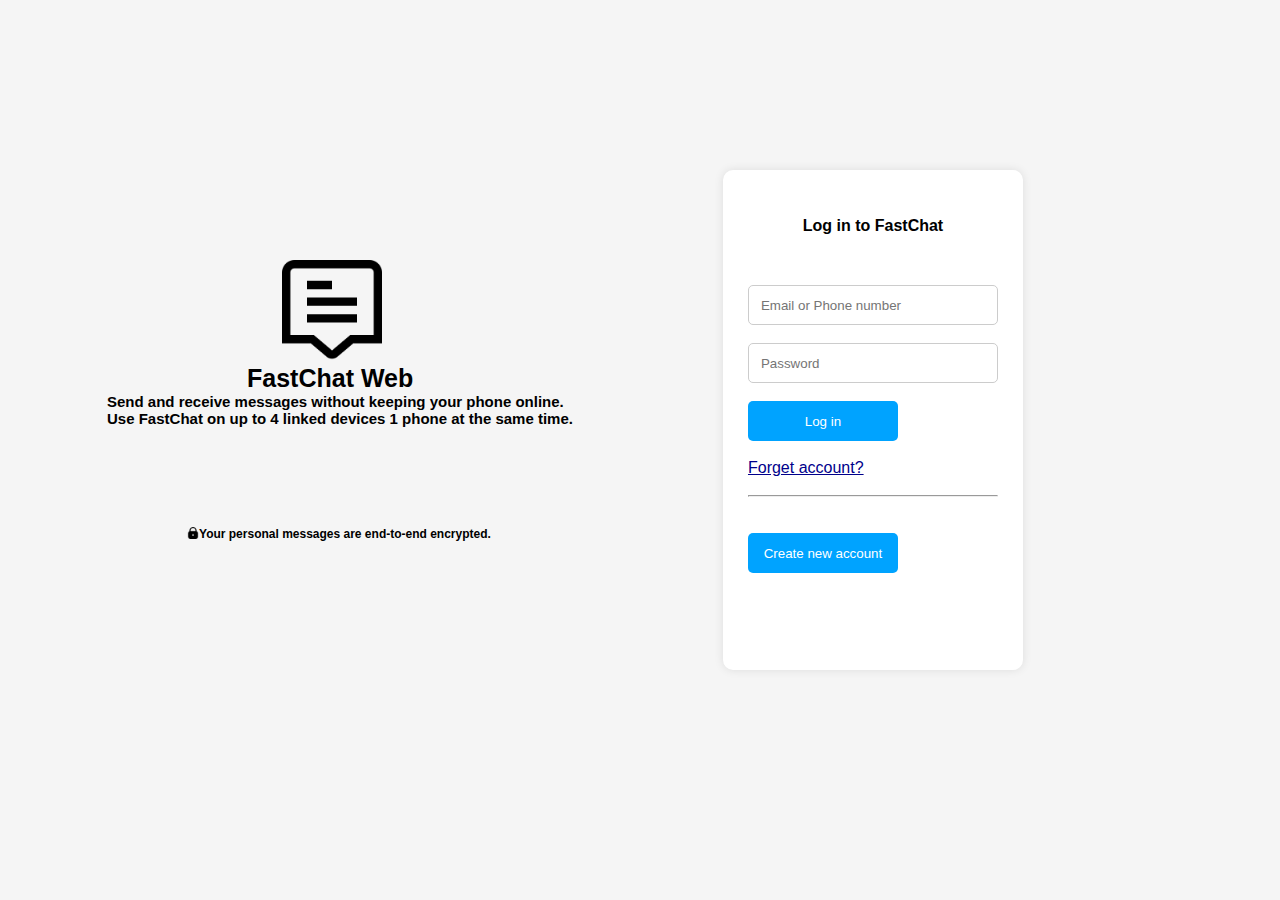
<file: index.html>
<!DOCTYPE html>
<html lang="en">
<head>
    <meta charset="UTF-8">
    <meta name="viewport" content="width=device-width, initial-scale=1.0">
    <title>Document</title>
    <link rel="stylesheet" href="index.css"/>
</head>
<body>
    <div class="container">
        <div class="box">
           
            <div class="fastchat_image_div">
                <img class="fastchat_image" src="/Images/bodyimage4.png">
                <h1 class="fastchat_text1">FastChat Web</h1>
                <h3 class="fastchat_text2">Send and receive messages without keeping your phone online.</h3>
                <h3 class="fastchat_text3">Use FastChat on up to 4 linked devices 1 phone at the same time.</h3>
                <div class="encrypt">
                    <img class="encrypt_image" src="/Images/lock.png">
                    <h3 class="fastchat_text4">Your personal messages are end-to-end encrypted.</h3>
                </div>

                
            </div>
            
            <div class="form_side">
                <h4>Log in to FastChat</h4>
                <form action="" class="new_form">
                  <input type="email" name="email" required  placeholder="Email or Phone number"/><br><br>
                  <input type="password" name="password" required  placeholder="Password" /><br><br>
                  <button type="submit"><a style="padding: 15px 50px;" href="chatApp.html">Log in</a></button><br><br>
                  <u style="color: #00008b;"> <a style="color: #00008b;" href="#">Forget account?</a></u><br><br>
                  <hr><br><br>
                  <button><a style="padding: 15px;" href="form.html">Create new account</a></button>
                </form>
            </div>
        </div>
    </div>
</body>
</html>
</file>
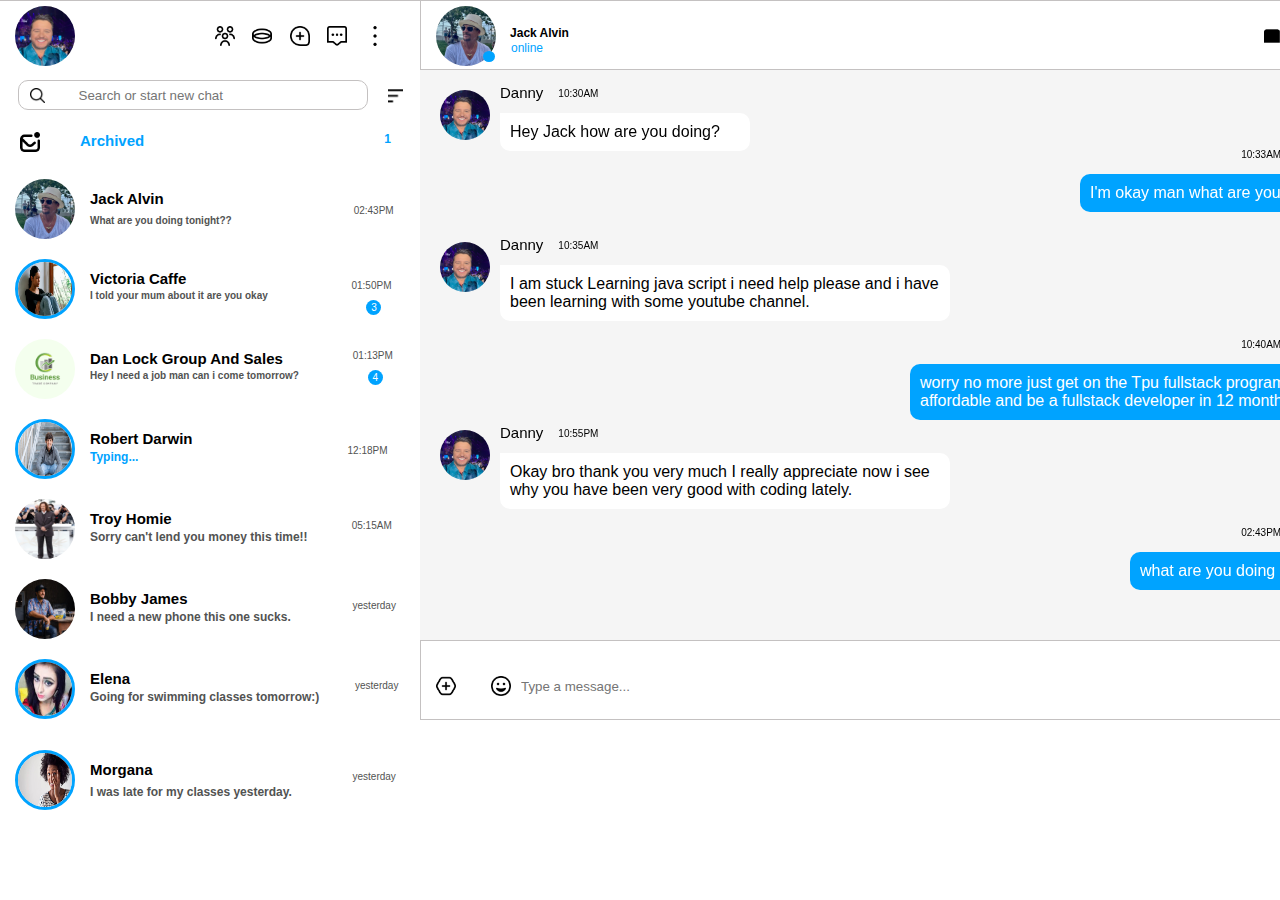
<file: chatApp.html>
<!DOCTYPE html>
<html lang="en">
<head>
    <meta charset="UTF-8">
    <meta name="viewport" content="width=device-width, initial-scale=1.0">
    <title>Document</title>
    <link rel="stylesheet" href="chatApp.css"/>
</head>
<body>
    <div class="container">


        <div class="space_area">

                            
            <div  class="chat_area"> 

                <div  class="profile_area">

                    <img  title="Profile details" class="profile_image1" src="/Images/a3be1863-6d71-4dbf-84da-5814cb6661dc.jpeg" alt=""/>
                    <div class="online">online</div>
                    <div class="active"></div>
                    <h1  title="Jack Alvin"  class="profile_name1">Jack Alvin</h1>
                    <img  title="Video call" class="profile_video_call" src="/Images/video icon.png" alt=""/>
                    <img  title="Voice call" class="profile_voice_call" src="/Images/telephone icon.png" alt=""/>
                    <img  title="Menu" class="profile_menu_icon1"  src="/Images/dotmenu.png" alt=""/>  
    
                </div> 

                <div class="alvin_chatbox1">
                    <img src="/Images/57649b77-c748-4114-ae72-693bbff1f455.jpeg" alt=""/>

                    <div class="moving_box1">
                        <div class="my_name1">Danny</div>
                        <div class="message_time1">10:30AM</div>
                    </div>

                    <div class="alvin_chat1">
                        Hey Jack how are you doing?
                    </div>

                </div>

                <div class="tab_move1a">

                    <div class="tab_move1">
                        <div class="alvin_chatbox2">
                           <img src="/Images/a3be1863-6d71-4dbf-84da-5814cb6661dc.jpeg" alt=""/>

                            <div class="moving_box2">
                              <div class="my_name2">Jack Alvin</div>
                              <div class="message_time2">10:33AM</div>
                            </div>

                            <div class="alvin_chat2">
                              I'm okay man what are you up to?
                            </div>

                        </div>
                    </div>
                </div>

                <div class="alvin_chatbox3">
                    <img src="/Images/57649b77-c748-4114-ae72-693bbff1f455.jpeg" alt=""/>

                    <div class="moving_box3">
                        <div class="my_name3">Danny</div>
                        <div class="message_time3">10:35AM</div>
                    </div>

                    <div class="alvin_chat3">
                        I am stuck Learning java script i need help please and i have been learning with some youtube channel.
                    </div>

                </div>

                <div class="tab_move2a">
                    <div class="tab_move2">
                        <div class="alvin_chatbox4">
                          <img src="/Images/a3be1863-6d71-4dbf-84da-5814cb6661dc.jpeg" alt=""/>

                            <div class="moving_box4">
                              <div class="my_name4">Jack Alvin</div>
                              <div class="message_time4">10:40AM</div>
                            </div>

                            <div class="alvin_chat4">
                             worry no more just get on the Tpu fullstack program its affordable and be a fullstack developer in 12 months
                            </div>

                        </div>
                    </div>
                </div>

                <div class="alvin_chatbox5">
                    <img src="/Images/57649b77-c748-4114-ae72-693bbff1f455.jpeg" alt=""/>

                    <div class="moving_box5">
                        <div class="my_name5">Danny</div>
                        <div class="message_time5">10:55PM</div>
                    </div>

                    <div class="alvin_chat5">
                        Okay bro thank you very much I really appreciate now i see why you have been very good with coding lately.
                    </div>

                </div>

                <div class="tab_move3a">
                    <div class="tab_move3">
                       <div class="alvin_chatbox6">
                           <img src="/Images/a3be1863-6d71-4dbf-84da-5814cb6661dc.jpeg" alt=""/>

                            <div class="moving_box6">
                               <div class="my_name6">Jack Alvin</div>
                               <div class="message_time6">02:43PM</div>
                            </div>

                            <div class="alvin_chat6">
                              what are you doing tonight??
                            </div>

                        </div>
                    </div>
                </div>


                
                <div class="messaging_area">
                    <img title="Attach"  class="messaging_image1" src="/Images/addition.png" alt=""/>
                    <img title="Emoji" class="messaging_emoji" src="/Images/emoji.png" alt=""/>
                    <input title="Type a message" id="type_message" class="messaging_input" type="text" placeholder="Type a message... ">
                    <img title="Send" class="sending_icon" src="/Images/send icon.png" alt=""/>
                    <img title="Voice" class="messaging_mic" src="/Images/mic.png" alt=""/>

                </div> 

            </div>  

                   
  

        </div>
        
        <div class="side_bar">
             

            <div class="head_bar1">
                <img class="image1"  src="/Images/57649b77-c748-4114-ae72-693bbff1f455.jpeg">
                <div class="menu_icon">
                    <img title="Communities" class="image_list1" src="/Images/our team.png" alt=""/>
                    <img title="Status" class="image_list1"  src="/Images/status.png" alt=""/>
                    <img title="Channels" class="image_list1"  src="/Images/channels.png" alt=""/>
                    <img title="Chat" class="image_list1"  src="/Images/newchat.png" alt=""/>
                    <img title="Menu" class="image_list1"  src="/Images/dotmenu.png" alt=""/>
                </div>

            </div>
            <div class="head_bar2">
                <img class="search_images1" src="/Images/search.png" alt=""/>
                <input class="input" type="text" placeholder="Search or start new chat" alt=""/>
                <img title="Unread chat filter" class="search_images2" src="/Images/chatfilters.png" alt=""/>

            </div>
            <div class="head_bar3">
                <img class="Archive_image" src="/Images/Archive.png" alt=""/>
                <h1 class="text1">Archived</h1>
                <h3 class="text2">1</h3>
                
            </div>
            <div class="chat_box1">
                <img class="image_box1" src="/Images/a3be1863-6d71-4dbf-84da-5814cb6661dc.jpeg" alt=""/>
                <h1 title="Jack Alvin" class="name1">Jack Alvin</h1>
                <div class="time1">02:43PM</div>
                <h1 title="What are you doing tonight??" class="message1">What are you doing tonight??</h1>

            </div>

            <div class="chat_box2">
                <img class="image_box2" src="/Images/girl3.webp" alt=""/>
                <h1 title="Victoria Caffee" class="name2">Victoria Caffe</h1>
                <div class="time2">01:50PM</div>
                <div class="unread_message1">3</div>
                <h1 title="I told your mum about it are you okay?" class="message2">I told your mum about it are you okay</h1>

            </div>

            <div class="chat_box3">
                <img class="image_box3" src="/Images/business.png" alt=""/>
                <h1 title="Dan Lock Group And Sales" class="name3">Dan Lock Group And Sales</h1>
                <div class="time3">01:13PM</div>

                <div class="unread_message2">4</div>
                <h1 title="Hey I need a job can i come tomorrow?" class="message3">Hey I need a job man can i come tomorrow?</h1>

            </div>

            <div class="chat_box4">
                <img class="image_box4" src="/Images/guy1.jpeg" alt=""/>
                <h1 title="Robert Darwin" class="name4">Robert Darwin</h1>
                <div class="time4">12:18PM</div>

                <h1 title="Typing..." class="message4">Typing...</h1>

            </div>

            <div class="chat_box5">
                <img class="image_box5" src="/Images/WhatsApp Image 2024-02-08 at 08.36.17 (1).jpeg" alt=""/>
                <h1 title="Troy Homie" class="name5">Troy Homie</h1>
                <div class="time5">05:15AM</div>
                <h1 title="Sorry can't lend you money this time!!" class="message5">Sorry can't lend you money this time!!</h1>

            </div>

            <div class="chat_box6">
                <img class="image_box6" src="/Images/5fcce31c-53db-4733-ae38-943832928fcf.jpeg" alt=""/>
                <h1 title="Bobby James" class="name6">Bobby James</h1>
                <h1 title="I need a new phone this one sucks." class="message6">I need a new phone this one sucks.</h1>
                <div class="time6">yesterday</div>


            </div>

            <div class="chat_box7">
                <img class="image_box7" src="/Images/girl1.jpeg" alt=""/>
                <h1 title="Elena" class="name7">Elena</h1>
                <h1 title="Going for swimming classes tomorrow:)" class="message7">Going for swimming classes tomorrow:)</h1>
                <div class="time7">yesterday</div>


            </div>

            <div class="chat_box8">
                <img class="image_box8" src="/Images/girl6.jpeg" alt=""/>
                <h1 title="Morgana" class="name8">Morgana</h1>
                <h1 title="I was late for my classes yesterday " class="message8">I was late for my classes yesterday.</h1>
                <div class="time8">yesterday</div>


            </div>
        </div>




        
    </div>
</body>
</html>
</file>
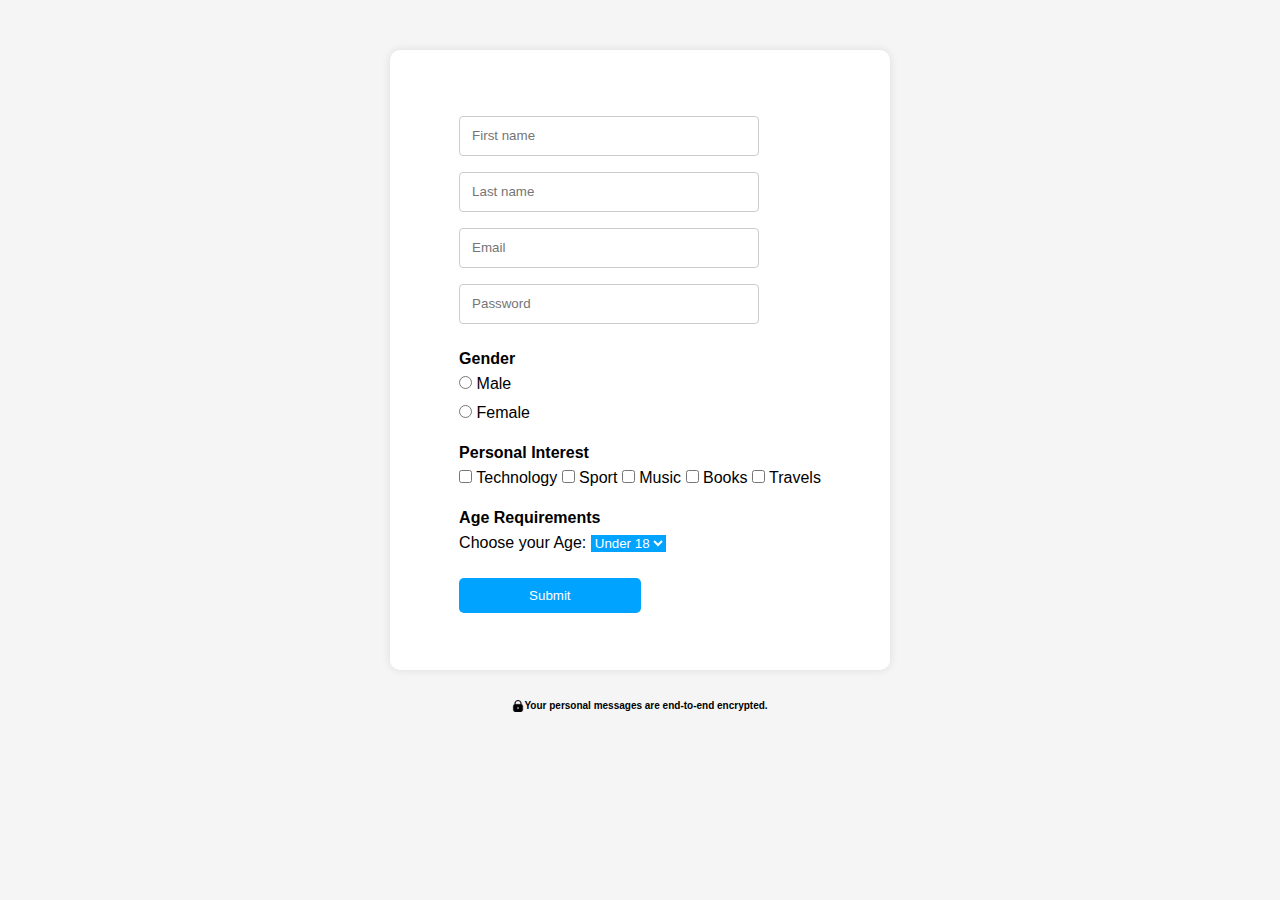
<file: form.html>
<!DOCTYPE html>
<html lang="en">
<head>
    <meta charset="UTF-8">
    <meta name="viewport" content="width=device-width, initial-scale=1.0">
    <title>Document</title>
    <link rel="stylesheet" href="form.css"/>
</head>
<body>
    <div class="container">
        <div class="box">
            <form action="" class="the_form">
                <input type="text" name="firstname" required placeholder="First name"/><br/>
                <input type="text" name="Lastname" required placeholder="Last name"/><br/>
                <input type="email" name="Email" required placeholder="Email"/><br/>
                <input type="password" name="Password" required placeholder="Password"/><br/><br/>
                <h4>Gender</h4>
                <input type="radio" class="option1" required name="group1" value="option1"/>
                <label for="option1">Male</label><br/>
                <input type="radio" class="option2" required name="group2" value="option2"/>
                <label for="option2">Female</label><br><br>
                <h4>Personal Interest</h4>
                <input type="checkbox" required class="check1" name="check1" value="yes" />
                <label for="check1">Technology</label>
                <input type="checkbox" required class="check2" name="check2" value="yes" />
                <label for="check2">Sport</label>
                <input type="checkbox" required class="check3" name="check3" value="yes" />
                <label for="check3">Music</label>
                <input type="checkbox" required class="check4" name="check4" value="yes" />
                <label for="check4">Books</label>
                <input type="checkbox" required class="check5" name="check5" value="yes" />
                <label for="check5">Travels</label><br><br/>
                <h4>Age Requirements</h4>
                <label for="age">Choose your Age:</label>
                <select class="age" name="Age">
                    <option>Under 18</option>
                    <option>18 - 24</option>
                    <option>25 - 34</option>
                    <option>33 - 44</option>
                    <option>45+</option>
                </select>
                <br/><br/>
                  <button class="submit" type="submit"><a style="padding: 20px 40px;" href="index.html">Submit</a></button>
            </form>
               
        </div>
        <div class="encrypt">
            <img class="encrypt_image" src="/Images/lock.png">
            <h3 class="fastchat_text4">Your personal messages are end-to-end encrypted.</h3>
        </div>

    </div>
</body>
</html>
</file>
<file: index.css>
* {
  margin: 0;
  padding: 0;
  box-sizing: border-box;
  font-family: "Segoe UI", Tahoma, Geneva, Verdana, sans-serif;
}
body {
  margin: 0;
  background-color: #f5f5f5;
}

.box {
  display: flex;
  flex-direction: row;
  align-items: center;
  justify-content: center;
  position: relative;
  top: 200px;
}
.fastchat_image_div {
  position: relative;
  bottom: 100px;
}
.fastchat_image {
  width: 100px;
  height: 100px;
  position: relative;
  left: 25px;
}
.fastchat_text1 {
  font-size: 25px;
  position: relative;
  right: 10px;
}
.fastchat_text2 {
  font-size: 15px;
  position: relative;
  right: 150px;
}
.fastchat_text3 {
  font-size: 15px;
  position: relative;
  right: 150px;
}
.fastchat_text4 {
  font-size: 12px;
}
.encrypt {
  display: flex;
  position: relative;
  right: 70px;
  top: 100px;
}
.encrypt_image {
  width: 12px;
  height: 12px;
}
.form_side {
  width: 300px;
  height: 500px;
  background-color: #fff;
  display: flex;
  flex-direction: column;
  justify-content: center;
  align-items: center;
  border-radius: 10px;
  position: relative;
  bottom: 30px;
  box-shadow: 0 0 10px rgba(0, 0, 0, 0.1);
}
.form_side h4 {
  position: relative;
  bottom: 50px;
}
.new_form input {
  height: 40px;
  width: 250px;
  border-radius: 5px;
  outline: none;
  border: solid 1px #ccc;
  padding: 12px;
}
.new_form button {
  width: 150px;
  height: 40px;
  background-color: #00a3ff;
  border-radius: 5px;
  border: none;
  cursor: pointer;
}
.new_form a {
  text-decoration: none;
  color: #fff;
}

/*Mobile Layout*/
@media (max-width: 480px) {
  .box {
    display: flex;
    flex-direction: column;
    align-items: center;
    justify-content: center;
  }
  .fastchat_image_div {
    position: relative;
    bottom: 100px;
  }
  .fastchat_image {
    width: 50px;
    height: 50px;
    margin-left: 85px;
  }
  .fastchat_text1 {
    font-size: 15px;
    margin-left: 90px;
  }
  .fastchat_text2 {
    font-size: 8px;
    position: relative;
    left: 10px;
  }
  .fastchat_text3 {
    font-size: 8px;
    position: relative;
    left: 10px;
  }
  .fastchat_text4 {
    font-size: 10px;
    position: relative;
    left: 60px;
    top: 570px;
  }
  .encrypt {
    display: flex;
    position: relative;
  }
  .encrypt_image {
    width: 12px;
    height: 12px;
    position: relative;
    left: 60px;
    top: 570px;
  }
  .form_side {
    position: relative;
    top: 10px;
  }
}
/*Tablet Layout1*/
@media (min-width: 481px) and (max-width: 768px) {
  .box {
    display: flex;
    flex-direction: column;
    align-items: center;
    justify-content: center;
  }
  .fastchat_image_div {
    position: relative;
    bottom: 100px;
  }
  .fastchat_image {
    width: 50px;
    height: 50px;
    margin-left: 85px;
  }
  .fastchat_text1 {
    font-size: 15px;
    margin-left: 90px;
  }
  .fastchat_text2 {
    font-size: 8px;
    position: relative;
    left: 10px;
  }
  .fastchat_text3 {
    font-size: 8px;
    position: relative;
    left: 10px;
  }
  .fastchat_text4 {
    font-size: 10px;
    position: relative;
    left: 60px;
    top: 570px;
  }
  .encrypt {
    display: flex;
    position: relative;
  }
  .encrypt_image {
    width: 12px;
    height: 12px;
    position: relative;
    left: 60px;
    top: 570px;
  }
}
/*Tablet Layout2*/
@media (min-width: 769px) and (max-width: 1023px) {
  .box {
    display: flex;
    flex-direction: column;
    align-items: center;
    justify-content: center;
  }
  .fastchat_image_div {
    display: flex;
    flex-direction: column;
    align-items: center;
    justify-content: center;
    position: relative;
    bottom: 100px;
    right: 30px;
  }

  .fastchat_text1 {
    position: relative;
    left: 20px;
  }
  .fastchat_text2 {
    font-size: 15px;
    position: relative;
    left: 20px;
  }
  .fastchat_text3 {
    font-size: 15px;
    position: relative;
    left: 20px;
  }
  .fastchat_text4 {
    font-size: 15px;
    position: relative;
    left: 90px;
    top: 550px;
  }
  .encrypt_image {
    width: 14px;
    height: 15px;
    position: relative;
    top: 2px;
    left: 88px;
    top: 550px;
  }
}
</file>
<file: chatApp.css>
*{
    margin: 0;
    padding: 0;
    font-family: 'Segoe UI', Tahoma, Geneva, Verdana, sans-serif;
    box-sizing: border-box;
}

body{
    margin: 0;
     background-color: #fff;
    overflow-x: hidden;

    


}

.head_bar1{
    width: 420px;
    height: 70px;
    background-color: #fff;
    display: flex;
    flex-direction: row;
    border-top: 1px solid rgb(196, 193, 193);
}
.image1{
    width: 60px;
    height: 60px;
    border-radius: 50%;
    margin: 5px 15px;
    cursor: pointer;
}
.image_list1{
    width: 20px;
    height: 20px;
    cursor: pointer;
    
}
.menu_icon{
    margin-left: 100px;
    padding: 25px;
    word-spacing: 13px;

}
.head_bar2{
    width: 420px;
    height: 50px;
    background-color: #fff;
    display: flex;
    align-items: center;
    justify-content: center;
   
   
}
.input{
    width: 350px;
    height: 30px;
    border-radius: 10px;
    border: none;
    outline: none;
    padding: 0 60px;
    border: 1px solid rgb(196, 193, 193);

}
.search_images1{
    width: 15px;
    height: 15px;
    cursor: pointer;
    position: absolute;
    left: 30px;
   

}
.search_images2{
    width: 15px;
    height: 15px;
    cursor: pointer;
    margin-left: 20px;
   

}
.head_bar3{
    width: 420px;
    height: 50px;
    background-color: #fff;
    display: flex;
    flex-direction: row;
    cursor: pointer;

   
}
.Archive_image{
    width: 20px;
    height: 20px;
    cursor: pointer;
    margin: 12px 20px;
}
.text1{
    font-size: 15px;
    margin: 12px  20px;
    color: #00A3FF;

}
.text2{
    font-size: 12px;
    margin: 12px  30px;
    margin-left: 220px;
    color: #00A3FF;

  
}
.chat_box1{
    width: 420px;
    height: 80px;
    background-color: #fff;
    display: flex;
    flex-direction: row;
    cursor: pointer;

}
.chat_box1:hover{
    background-color: rgba(0, 178, 255, 0.2); 
    border-right: 1px solid rgb(196, 193, 193);

}
.image_box1{
    width: 60px;
    height: 60px;
    border-radius: 50%;
    margin: 9px 15px

}
.time1{
    font-size: 10px;
    color: #525352;
    position: relative;
    left: 190px;
    top: 35px;
}

.name1{
    font-size: 15px;
    margin-top: 20px;
}
.message1{
    font-size: 10px;
    position: absolute;
    top:215px;
    left: 90px;
    color: #525352;

}
.chat_box2{
    width: 420px;
    height: 80px;
    background-color: #fff;
    display: flex;
    flex-direction: row;
    cursor: pointer;


}
.chat_box2:hover{
    background-color: rgba(0, 178, 255, 0.2); 
    border-right: 1px solid rgb(196, 193, 193);

}
.image_box2{
    width: 60px;
    height: 60px;
    border-radius: 50%;
    margin: 9px 15px;
    border: 3px solid #00A3FF;


}
.time2{
    font-size: 10px;
    color: #525352;
    position: relative;
    left: 165px;
    top: 30px;
}
.name2{
    font-size: 15px;
    margin-top: 20px;
   

}
.unread_message1{
    width: 15px;
    height: 15px;
    display: flex;
    justify-content: center;
    align-items: center;
    border-radius: 50%;
    background-color: #00A3FF;
    color: #fff;
    font-size: 10px;
    position: relative;
    left: 140px;
    top: 50px;
}

.message2{
    font-size: 10px;
    position: absolute;
    top:290px;
    left: 90px;
    color: #525352;
}
.chat_box3{
    width: 420px;
    height: 80px;
    background-color: #fff;
    display: flex;
    flex-direction: row;
    cursor: pointer;


}
.chat_box3:hover{
    background-color: rgba(0, 178, 255, 0.2); 
    border-right: 1px solid rgb(196, 193, 193);

}
.image_box3{
    width: 60px;
    height: 60px;
    border-radius: 50%;
    margin: 9px 15px;

}
.time3{
    font-size: 10px;
    color: #525352;
    position: relative;
    left: 70px;
    top: 20px;
    
}
.name3{
    font-size: 15px;
    margin-top: 20px;
   

}
.unread_message2{
    width: 15px;
    height: 15px;
    display: flex;
    justify-content: center;
    align-items: center;
    border-radius: 50%;
    background-color: #00A3FF;
    color: #fff;
    font-size: 10px;
    position: relative;
    left: 45px;
    top: 40px;
}
.message3{
    font-size: 10px;
    position: absolute;
    top:370px;
    left: 90px;
    color: #525352;

}
.chat_box4{
    width: 420px;
    height: 80px;
    background-color: #fff;
    display: flex;
    flex-direction: row;
    cursor: pointer;


}
.chat_box4:hover{
    background-color: rgba(0, 178, 255, 0.2); 
    border-right: 1px solid rgb(196, 193, 193);

}
.image_box4{
    width: 60px;
    height: 60px;
    border-radius: 50%;
    margin: 9px 15px;
    border: 3px solid #00A3FF;


}
.time4{
    font-size: 10px;
    color: #525352;
    position: relative;
    left: 155px;
    top: 35px;
}
.name4{
    font-size: 15px;
    margin-top: 20px;

}
.message4{
    font-size: 12px;
    position: absolute;
    top:450px;
    left: 90px;
    color: #00A3FF;
}
.chat_box5{
    width: 420px;
    height: 80px;
    background-color: #fff;
    display: flex;
    flex-direction: row;
    cursor: pointer;

}
.chat_box5:hover{
    background-color: rgba(0, 178, 255, 0.2); 
    border-right: 1px solid rgb(196, 193, 193);

}
.image_box5{
    width: 60px;
    height: 60px;
    border-radius: 50%;
    margin: 9px 15px

}
.time5{
    font-size: 10px;
    color: #525352;
    position: relative;
    left: 180px;
    top: 30px;
}
.name5{
    font-size: 15px;
    margin-top: 20px;
   

}
.message5{
    font-size: 12px;
    position: absolute;
    top:530px;
    left: 90px;
    color: #525352;

}
.chat_box6{
    width: 420px;
    height: 80px;
    background-color: #fff;
    display: flex;
    flex-direction: row;
    cursor: pointer;

}
.chat_box6:hover{
    background-color: rgba(0, 178, 255, 0.2); 
    border-right: 1px solid rgb(196, 193, 193);

}
.image_box6{
    width: 60px;
    height: 60px;
    border-radius: 50%;
    margin: 9px 15px

}
.time6{
    font-size: 10px;
    color: #525352;
    position: relative;
    left: 165px;
    top: 30px;
}
.name6{
    font-size: 15px;
    margin-top: 20px;
   

}
.message6{
    font-size: 12px;
    position: absolute;
    top:610px;
    left: 90px;
    color: #525352;

}
.chat_box7{
    width: 420px;
    height: 91px;
    background-color: #fff;
    display: flex;
    flex-direction: row;
    cursor: pointer;

}
.chat_box7:hover{
    background-color: rgba(0, 178, 255, 0.2); 
    border-right: 1px solid rgb(196, 193, 193);

}
.image_box7{
    width: 60px;
    height: 60px;
    border-radius: 50%;
    margin: 9px 15px;
    border: 3px solid #00A3FF;
    

}
.time7{
    font-size: 10px;
    color: #525352;
    position: relative;
    left: 225px;
    top: 30px;
}
.name7{
    font-size: 15px;
    margin-top: 20px;

}
.message7{
    font-size: 12px;
    position: absolute;
    top:690px;
    left: 90px;
    color: #525352;

}

.chat_box8{
    width: 420px;
    height: 80px;
    background-color: #fff;
    display: flex;
    flex-direction: row;
    cursor: pointer;

}
.chat_box8:hover{
    background-color: rgba(0, 178, 255, 0.2); 
    border-right: 1px solid rgb(196, 193, 193);

}
.image_box8{
    width: 60px;
    height: 60px;
    border-radius: 50%;
    margin: 9px 15px;
    border: 3px solid #00A3FF;

}
.time8{
    font-size: 10px;
    color: #525352;
    position: relative;
    left: 200px;
    top: 30px;
}
.name8{
    font-size: 15px;
    margin-top: 20px;
   

}
.message8{
    font-size: 12px;
    position: absolute;
    top:785px;
    left: 90px;
    color: #525352;

}


.chat_space{
    width:100%;
    height: 810px;
    background-color: rgba(255, 255, 255, 0.2);
    position: absolute;
    left: 420px;

}
.chat_area{
    width: 1020px;
    height: 650px;
    background-color: #f5f5f5;
    position: absolute;
    left: 420px;
    position: fixed;
    

}
.profile_area{
    width: 1020px;
    height: 70px;
    background-color: #fff;
    display: flex;
    flex-direction: row;
    border: 1px solid rgb(196, 193, 193);

   
}
.profile_image1{
    width: 60px;
    height: 60px;
    border-radius: 50%;
    margin: 5px 15px;
    cursor: pointer;

}
.online{
    font-size: 12px;
    position: relative;
    top: 40px;
    color: #00A3FF;

}
.active{
    width: 12px;
    height: 11px;
    border-radius: 50%;
    background-color: #00A3FF;
    position: relative;
    right: 60px;
    top: 50px;

}
.profile_name1{
    font-size: 12px;
    position: relative;
    right: 45px;
    top: 25px;

   


}
.profile_search1{
    width: 20px;
    height: 20px;
    cursor: pointer;
    margin-left: 700px;
    margin-top: 25px;


}
.profile_video_call{
    width: 20px;
    height: 20px;
    cursor: pointer;
    margin-left: 650px;
    margin-top: 25px;
    

}
.profile_voice_call{
    width: 20px;
    height: 20px;
    cursor: pointer;
    margin-top: 25px;
    margin-left: 35px;
   


}

.profile_menu_icon1{
    width: 20px;
    height: 20px;
    cursor: pointer;
    margin-top: 25px;
    margin:25px 30px;

}
.alvin_chatbox1{
    position: relative;
    top: 20px;
    left: 20px;

  

}
.moving_box1{
    display: flex;
    position: relative;
    left: 60px;
    bottom: 60px;
  
}
.my_name1{
    font-size: 15px;
}
.message_time1 {
    font-size: 10px;
    position: relative;
    margin: 4px 15px;
}
.alvin_chat1{
    position: relative;
    left: 60px;
    bottom: 50px;
    background-color: #fff;
    padding: 10px;
    width: 250px;
    border-bottom-left-radius: 10px;
    border-bottom-right-radius: 10px;
    border-top-right-radius: 10px;


  
}
.alvin_chatbox1 img{
    width: 50px;
    height: 50px;
    border-radius: 50%;

    
}
.alvin_chatbox2{
    position: relative;
    left: 330px;
    bottom: 30px;
  

}
.moving_box2{
    display: flex;
    position: relative;
    left: 290px;
    bottom: 60px;
  
}
.my_name2{
    position: relative;
    left: 130px;
}
.message_time2 {
    font-size: 10px;
    position: relative;
    margin: 4px 10px;
   
}
.tab_move1{
    position: relative;
    left: 120px;
}
.alvin_chat2{
    position: relative;
    left: 210px;
    bottom: 50px;
    background-color: #00A3FF;
    color: #fff;
    padding: 10px;
    width: 280px;
    border-bottom-left-radius: 10px;
    border-bottom-right-radius: 10px;
    border-top-left-radius: 10px;

  
}
.alvin_chatbox2 img{
    width: 50px;
    height: 50px;
    border-radius: 50%;
    position: relative;
    left: 500px;
    

    
}
.alvin_chatbox3{
    position: relative;
    left: 20px;
    bottom: 50px;
  

}
.moving_box3{
    display: flex;
    position: relative;
    left: 60px;
    bottom: 60px;
  
}
.my_name3{
    font-size: 15px;
}
.message_time3 {
    font-size: 10px;
    position: relative;
    margin: 4px 15px;
}
.alvin_chat3{
    position: relative;
    left: 60px;
    bottom: 50px;
    background-color: #fff;
    padding: 10px;
    width: 450px;
    border-bottom-left-radius: 10px;
    border-bottom-right-radius: 10px;
    border-top-right-radius: 10px;

  
}
.alvin_chatbox3 img{
    width: 50px;
    height: 50px;
    border-radius: 50%;

    
}

.alvin_chatbox4{
    position: relative;
    left: 330px;
    bottom: 80px;
  

}
.moving_box4{
    display: flex;
    position: relative;
    left: 290px;
    bottom: 60px;
  
}
.my_name4{
    position: relative;
    left: 130px;
}
.message_time4 {
    font-size: 10px;
    position: relative;
    margin: 4px 10px;
   
}
.tab_move2{
    position: relative;
    left: 120px;
}
.alvin_chat4{
    position: relative;
    left: 40px;
    bottom: 50px;
    background-color: #00A3FF;
    color: #fff;
    padding: 10px;
    width: 450px;
    border-bottom-left-radius: 10px;
    border-bottom-right-radius: 10px;
    border-top-left-radius: 10px;

  
}
.alvin_chatbox4 img{
    width: 50px;
    height: 50px;
    border-radius: 50%;
    position: relative;
    left: 500px;
    

    
}

.alvin_chatbox5{
    position: relative;
    left: 20px;
    bottom: 120px;
  

}
.moving_box5{
    display: flex;
    position: relative;
    left: 60px;
    bottom: 60px;
  
}
.my_name5{
    font-size: 15px;
}
.message_time5 {
    font-size: 10px;
    position: relative;
    margin: 4px 15px;
}
.alvin_chat5{
    position: relative;
    left: 60px;
    bottom: 50px;
    background-color: #fff;
    padding: 10px;
    width: 450px;
    border-bottom-left-radius: 10px;
    border-bottom-right-radius: 10px;
    border-top-right-radius: 10px;

  
}
.alvin_chatbox5 img{
    width: 50px;
    height: 50px;
    border-radius: 50%;

    
}

.alvin_chatbox6{
    position: relative;
    left: 330px;
    bottom: 150px;
  

}
.moving_box6{
    display: flex;
    position: relative;
    left: 290px;
    bottom: 60px;
  
}
.my_name6{
    position: relative;
    left: 130px;
}
.message_time6 {
    font-size: 10px;
    position: relative;
    margin: 4px 10px;
   
}
.tab_move3{
    position: relative;
    left: 120px;
}
.alvin_chat6{
    position: relative;
    left: 260px;
    bottom: 50px;
    background-color: #00A3FF;
    color: #fff;
    padding: 10px;
    width: 230px;
    border-bottom-left-radius: 10px;
    border-bottom-right-radius: 10px;
    border-top-left-radius: 10px;

  
}
.alvin_chatbox6 img{
    width: 50px;
    height: 50px;
    border-radius: 50%;
    position: relative;
    left: 500px;
    

    
}
.messaging_area{
    width: 1020px;
    height: 80px;
    background-color: #fff;
    display: flex;
    flex-direction: row;
    position: absolute;
    top: 640px;
    border: 1px solid rgb(196, 193, 193);

   
}
.messaging_image1{
    width: 20px;
    height: 20px;
    cursor: pointer; 
    position: relative; 
    top: 35px;
    left: 15px;
   

}
.messaging_emoji{
    width: 20px;
    height: 20px;
    cursor: pointer;
    position: absolute;
    left: 35px;
    margin: 35px;

}
.messaging_input{
    width: 870px;
    height: 50px;
    border-radius: 10px;
    border: none;
    outline: none;
    margin-left: 30px;
    margin-top: 20px;
    padding: 0px 50px;

}
.messaging_mic{
    width: 20px;
    height: 20px;
    cursor: pointer;
    margin-left: 20px;
    margin: 30px 10px ;

}
.sending_icon{
    width: 20px;
    height: 20px;
    cursor: pointer;
    margin-left: 20px;
    margin: 30px 10px ;
 
}
.display_area{
    position: absolute;
    left: 1300px;
    top: 650px;
}


/*Mobile Layout*/
@media (max-width:480px) {
    .space_area{
        display: none;

    }
    
}
/*Tablet Layout*/
@media (min-width: 481px) and (max-width: 768px) {

    .container{
        margin-top: 50px;
    }
    .head_bar1{
    width: 350px;
    height: 70px;
     background-color: #fff;
    display: flex;
    flex-direction: row;
}
.image1{
    width: 50px;
    height: 50px;
    border-radius: 50%;
    margin: 5px 15px;
    cursor: pointer;
}
.image_list1{
    width: 20px;
    height: 20px;
    cursor: pointer;
    font-size: 2px;
    
}
.menu_icon{
    margin-left: 50px;
    padding: 25px;
    word-spacing: 15px;
    font-size: 2px;

}
.head_bar2{
    width: 350px;
    height: 50px;
     background-color: #fff;
    display: flex;
    align-items: center;
    justify-content: center;
    border-bottom: 1px solid rgb(196, 193, 193);
   
   
}
.input{
    width: 250px;
    height: 30px;
    border-radius: 10px;
    border: none;
    outline: none;
    padding: 0 60px;
     border: 1px solid rgb(196, 193, 193);

}
.search_images1{
    width: 15px;
    height: 15px;
    cursor: pointer;
    position: absolute;
    left: 50px;
   

}
.search_images2{
    width: 15px;
    height: 15px;
    cursor: pointer;
    margin-left: 20px;
   

}
.head_bar3{
    width: 350px;
    height: 50px;
     background-color: #fff;
    display: flex;
    flex-direction: row;
    cursor: pointer;
    border-bottom: 1px solid rgb(196, 193, 193);

   
}
.Archive_image{
    width: 15px;
    height: 15px;
    cursor: pointer;
    margin: 16px 20px;
}
.text1{
    font-size: 12px;
    margin: 17px  20px;
    color: #00a3ff;

}
.text2{
    font-size: 12px;
    margin: 15px  30px;
    margin-left: 150px;
    color: #00a3ff;

  
}
.chat_box1{
    width: 350px;
    height: 80px;
     background-color: #fff;
    display: flex;
    flex-direction: row;
    cursor: pointer;

}
.chat_box1:hover{
    background-color: rgb(123, 188, 123); 
    color: #fff;
    border-right: 1px solid rgb(196, 193, 193);

}
.image_box1{
    width: 60px;
    height: 60px;
    border-radius: 50%;
    margin: 9px 15px

}
.time1{
    font-size: 10px;
    color: #525352;
    position: relative;
    left: 127px;
    top: 35px;
}

.name1{
    font-size: 15px;
    margin-top: 20px;
}
.message1{
    font-size: 10px;
    position: absolute;
    top: 265px;
    left: 90px;
    color: #525352;

}
.chat_box2{
    width: 350px;
    height: 80px;
    background-color: #fff;  
    display: flex;
    flex-direction: row;
    cursor: pointer;


}
.chat_box2:hover{
    background-color: rgba(0, 178, 255, 0.2); 
    border-right: 1px solid rgb(196, 193, 193);

}
.image_box2{
    width: 60px;
    height: 60px;
    border-radius: 50%;
    margin: 9px 15px;
    border: 3px solid #00a3ff;


}
.time2{
    font-size: 10px;
    color: #525352;
    position: relative;
    left: 105px;
    top: 30px;
}
.name2{
    font-size: 15px;
    margin-top: 20px;
   

}
.unread_message1{
    width: 15px;
    height: 15px;
    display: flex;
    justify-content: center;
    align-items: center;
    border-radius: 50%;
    background-color: #00a3ff;
    color: #fff;
    font-size: 10px;
    position: relative;
    left: 75px;
    top: 50px;
}

.message2{
    font-size: 10px;
    position: absolute;
    top: 345px;
    left: 90px;
    color: #525352;
}
.chat_box3{
    width: 350px;
    height: 80px;
    background-color: #fff;  
    display: flex;
    flex-direction: row;
    cursor: pointer;


}
.chat_box3:hover{
    background-color: rgba(0, 178, 255, 0.2); 
    border-right: 1px solid rgb(196, 193, 193);

}
.image_box3{
    width: 60px;
    height: 60px;
    border-radius: 50%;
    margin: 9px 15px;

}
.time3{
    font-size: 10px;
    color: #525352;
    position: relative;
    left: 47px;
    top: 20px;
    
}
.name3{
    font-size: 12px;
    margin-top: 20px;
   

}
.unread_message2{
    width: 15px;
    height: 15px;
    display: flex;
    justify-content: center;
    align-items: center;
    border-radius: 50%;
    background-color: #00a3ff;
    color: #fff;
    font-size: 10px;
    position: relative;
    left: 20px;
    top: 40px;
}
.message3{
    font-size: 9px;
    position: absolute;
    top: 425px;
    left: 90px;
    color: #525352;

}
.chat_box4{
    width: 350px;
    height: 80px;
    background-color: #fff;  
    display: flex;
    flex-direction: row;
    cursor: pointer;


}
.chat_box4:hover{
    background-color: rgba(0, 178, 255, 0.2); 
    border-right: 1px solid rgb(196, 193, 193);

}
.image_box4{
    width: 60px;
    height: 60px;
    border-radius: 50%;
    margin: 9px 15px;
    border: 3px solid #00a3ff;


}
.time4{
    font-size: 10px;
    color: #525352;
    position: relative;
    left: 90px;
    top: 35px;
}
.name4{
    font-size: 15px;
    margin-top: 20px;

}
.message4{
    font-size: 12px;
    position: absolute;
    top: 505px;
    left: 90px;
    color: #00a3ff;
}
.chat_box5{
    width: 350px;
    height: 80px;
    background-color: #fff;  
    display: flex;
    flex-direction: row;
    cursor: pointer;

}
.chat_box5:hover{
    background-color: rgba(0, 178, 255, 0.2); 
    border-right: 1px solid rgb(196, 193, 193);

}
.image_box5{
    width: 60px;
    height: 60px;
    border-radius: 50%;
    margin: 9px 15px

}
.time5{
    font-size: 10px;
    color: #525352;
    position: relative;
    left: 117px;
    top: 30px;
}
.name5{
    font-size: 15px;
    margin-top: 20px;
   

}
.message5{
    font-size: 10px;
    position: absolute;
    top: 585px;
    left: 90px;
    color: #525352;

}
.chat_box6{
    width: 350px;
    height: 80px;
    background-color: #fff;  
    display: flex;
    flex-direction: row;
    cursor: pointer;

}
.chat_box6:hover{
    background-color: rgba(0, 178, 255, 0.2); 
    border-right: 1px solid rgb(196, 193, 193);

}
.image_box6{
    width: 60px;
    height: 60px;
    border-radius: 50%;
    margin: 9px 15px

}
.time6{
    font-size: 10px;
    color: #525352;
    position: relative;
    left: 100px;
    top: 30px;
}
.name6{
    font-size: 15px;
    margin-top: 20px;
   

}
.message6{
    font-size: 10px;
    position: absolute;
    top: 665px;
    left: 90px;
    color: #525352;

}
.chat_box7{
    width: 350px;
    height: 91px;
    background-color: #fff;  
    display: flex;
    flex-direction: row;
    cursor: pointer;

}
.chat_box7:hover{
    background-color: rgba(0, 178, 255, 0.2); 
    border-right: 1px solid rgb(196, 193, 193);

}
.image_box7{
    width: 60px;
    height: 60px;
    border-radius: 50%;
    margin: 9px 15px;
    border: 3px solid #00a3ff;
    

}
.time7{
    font-size: 10px;
    color: #525352;
    position: relative;
    left: 160px;
    top: 30px;
}
.name7{
    font-size: 15px;
    margin-top: 20px;

}
.message7{
    font-size: 9px;
    position: absolute;
    top: 745px;
    left: 90px;
    color: #525352;

}
.chat_box8{
    width: 350px;
    height: 80px;
    background-color: #fff;  
    display: flex;
    flex-direction: row;
    cursor: pointer;

}
.chat_box8:hover{
    background-color: rgba(0, 178, 255, 0.2); 
    border-right: 1px solid rgb(196, 193, 193);

}
.image_box8{
    width: 60px;
    height: 60px;
    border-radius: 50%;
    margin: 9px 15px;
    border: 3px solid #00a3ff;

}
.time8{
    font-size: 10px;
    color: #525352;
    position: relative;
    left: 135px;
    top: 30px;
}
.name8{
    font-size: 15px;
    margin-top: 20px;
   

}
.message8{
    font-size: 10px;
    position: absolute;
    top: 835px;
    left: 90px;
    color: #525352;

}
.chat_area{
    width: 410px;
    height: 810px;
    background-color: #f5f5f5;
    position: absolute;
    left: 350px;

}
.profile_area{
    width: 410px;
    height: 70px;
    background-color: #fff;  
    display: flex;
    flex-direction: row;
    border: 1px solid rgb(196, 193, 193);

   
}
.profile_image1{
    width: 50px;
    height: 50px;
    border-radius: 50%;
    margin: 8px 15px;
    cursor: pointer;

}
.online{
    font-size: 10px;
    position: relative;
    top: 45px;
    right: 2px;
    color: #00a3ff;

}
.active{
    width: 11px;
    height: 10px;
    border-radius: 50%;
    background-color: #00a3ff;
    position: relative;
    right: 55px;
    top: 46px;

}
.profile_name1{
    font-size: 12px;
    position: relative;
    right: 40px;
    top: 25px;

   


}
.profile_search1{
    width: 20px;
    height: 20px;
    cursor: pointer;
    margin-left: 700px;
    margin-top: 25px;
    display: none;


}
.profile_video_call{
    width: 15px;
    height: 15px;
    cursor: pointer;
    margin-left: 130px;
    margin-top: 25px;
    

}
.profile_voice_call{
    width: 15px;
    height: 15px;
    cursor: pointer;
    margin-top: 25px;
    margin-left: 35px;
   


}

.profile_menu_icon1{
    width: 20px;
    height: 20px;
    cursor: pointer;
    margin-top: 25px;
    margin:25px 30px;
    display: none;

}
.messaging_area{
    width: 410px;
    height: 80px;
    background-color: #fff;  
    display: flex;
    flex-direction: row;
    position: absolute;
    top: 740px;
    border: 1px solid rgb(196, 193, 193);

   
}
.messaging_image1{
    width: 20px;
    height: 20px;
    cursor: pointer; 
    position: relative; 
    top: 35px;
    left: 15px;
   

}
.messaging_emoji{
    width: 20px;
    height: 20px;
    cursor: pointer;
    position: absolute;
    left: 35px;
    margin: 35px;

}
.messaging_input{
    width: 870px;
    height: 50px;
    border-radius: 10px;
    border: none;
    outline: none;
    margin-left: 30px;
    margin-top: 20px;
    padding: 0px 50px;

}
.messaging_mic{
    width: 20px;
    height: 20px;
    cursor: pointer;
    margin-left: 20px;
    margin: 30px 10px ;

}
.sending_icon{
    width: 20px;
    height: 20px;
    cursor: pointer;
    margin-left: 20px;
    margin: 30px 10px ;
 
}
.display_area{
    position: absolute;
    left: 1300px;
    top: 650px;
}
.alvin_chatbox1{
    position: relative;
    top: 20px;
    left: 20px;
  

}
.moving_box1{
    display: flex;
    position: relative;
    left: 60px;
    bottom: 60px;
  
}
.my_name1{
    font-size: 15px;
}
.message_time1 {
    font-size: 10px;
    position: relative;
    margin: 4px 15px;
}
.alvin_chat1{
    position: relative;
    left: 60px;
    bottom: 50px;
    background-color: #fff;  
    padding: 10px;
    width: 250px;
    border-bottom-left-radius: 10px;
    border-bottom-right-radius: 10px;
    border-top-right-radius: 10px;

  
}
.alvin_chatbox1 img{
    width: 50px;
    height: 50px;
    border-radius: 50%;

    
}
.alvin_chatbox2{
    position: relative;
    right: 600px;
    bottom: 30px;
    
  

}
.tab_move1a{
    position: relative;
    right: 600px;

}
.tab_move1{
    position: relative;
    right: 500px;

}
.moving_box2{
    display: flex;
    margin-top: 10px;
    
   
   
  
}
.my_name2{
    position: relative;
    left: 130px;
}
.message_time2 {
    font-size: 10px;
    position: relative;
    margin: 4px 10px;
   
}
.alvin_chat2{
    position: relative;
    left: 210px;
    bottom: 50px;
    background-color: #00a3ff;
    color: #fff;
    padding: 10px;
    width: 280px;
    border-bottom-left-radius: 10px;
    border-bottom-right-radius: 10px;
    border-top-left-radius: 10px;

  
}
.alvin_chatbox2 img{
    width: 50px;
    height: 50px;
    border-radius: 50%;
    position: relative;
    left: 500px;
    

    
}
.alvin_chatbox3{
    position: relative;
    left: 20px;
    bottom: 50px;
  

}
.moving_box3{
    display: flex;
    position: relative;
    left: 60px;
    bottom: 60px;
  
}
.my_name3{
    font-size: 15px;
}
.message_time3 {
    font-size: 10px;
    position: relative;
    margin: 4px 15px;
}
.alvin_chat3{
    position: relative;
    left: 60px;
    bottom: 50px;
    background-color: #fff;  
    padding: 10px;
    width: 300px;
    border-bottom-left-radius: 10px;
    border-bottom-right-radius: 10px;
    border-top-right-radius: 10px;

  
}
.tab_move2a{
    position: relative;
    right: 600px;

}

.tab_move2{
    position: relative;
    right: 500px;
}
.alvin_chat4{
    position: relative;
    left: 180px;
    bottom: 50px;
    background-color: #00a3ff;
    color: #fff;
    padding: 10px;
    width: 300px;
    border-bottom-left-radius: 10px;
    border-bottom-right-radius: 10px;
    border-top-left-radius: 10px;

  
}
.alvin_chat5{
    position: relative;
    left: 60px;
    bottom: 50px;
    background-color: #fff;  
    padding: 10px;
    width: 300px;
    border-bottom-left-radius: 10px;
    border-bottom-right-radius: 10px;
    border-top-right-radius: 10px;

  
}
.tab_move3a{
    position: relative;
    right: 600px;

}
.tab_move3{
    position: relative;
    right: 500px;
}
.alvin_chat6{
    position: relative;
    left: 190px;
    bottom: 50px;
    background-color: #00a3ff;
    color: #fff;
    padding: 10px;
    width: 300px;
    border-bottom-left-radius: 10px;
    border-bottom-right-radius: 10px;
    border-top-left-radius: 10px;

  
}


 
    
}


/*Tablet Layout2*/
@media (min-width:769px) and (max-width:1023px) {

     .container{
        margin-top: 100px;
    }
    .head_bar1{
    width: 350px;
    height: 70px;
    background-color: #fff;
    display: flex;
    flex-direction: row;
}
.image1{
    width: 50px;
    height: 50px;
    border-radius: 50%;
    margin: 5px 15px;
    cursor: pointer;
}
.image_list1{
    width: 20px;
    height: 20px;
    cursor: pointer;
    font-size: 2px;
    
}
.menu_icon{
    margin-left: 50px;
    padding: 25px;
    word-spacing: 15px;
    font-size: 2px;

}
.head_bar2{
    width: 350px;
    height: 50px;
    background-color: #fff;
    display: flex;
    align-items: center;
    justify-content: center;
   
   
}
.input{
    width: 250px;
    height: 30px;
    border-radius: 10px;
    border: none;
    outline: none;
    padding: 0 60px;
}
.search_images1{
    width: 15px;
    height: 15px;
    cursor: pointer;
    position: absolute;
    left: 50px;
   

}
.search_images2{
    width: 15px;
    height: 15px;
    cursor: pointer;
    margin-left: 20px;
   

}
.head_bar3{
    width: 350px;
    height: 50px;
    background-color: #fff;
    display: flex;
    flex-direction: row;
    cursor: pointer;

   
}
.Archive_image{
    width: 15px;
    height: 15px;
    cursor: pointer;
    margin: 16px 20px;
}
.text1{
    font-size: 12px;
    margin: 17px  20px;
    color: #00a3ff;

}
.text2{
    font-size: 12px;
    margin: 15px  30px;
    margin-left: 150px;
    color: #00a3ff;

  
}
.chat_box1{
    width: 350px;
    height: 80px;
    background-color: #fff;
    display: flex;
    flex-direction: row;
    cursor: pointer;

}
.chat_box1:hover{
    background-color: rgba(0, 178, 255, 0.2); 
    border-right: 1px solid rgb(196, 193, 193);

}
.image_box1{
    width: 60px;
    height: 60px;
    border-radius: 50%;
    margin: 9px 15px

}
.time1{
    font-size: 10px;
    color: #525352;
    position: relative;
    left: 127px;
    top: 35px;
}

.name1{
    font-size: 15px;
    margin-top: 20px;
}
.message1{
    font-size: 10px;
    position: absolute;
    top: 315px;
    left: 90px;
    color: #525352;

}
.chat_box2{
    width: 350px;
    height: 80px;
    background-color: #fff;
    display: flex;
    flex-direction: row;
    cursor: pointer;


}
.chat_box2:hover{
    background-color: rgba(0, 178, 255, 0.2); 
    border-right: 1px solid rgb(196, 193, 193);

}
.image_box2{
    width: 60px;
    height: 60px;
    border-radius: 50%;
    margin: 9px 15px;
    border: 3px solid #00a3ff;


}
.time2{
    font-size: 10px;
    color: #525352;
    position: relative;
    left: 105px;
    top: 30px;
}
.name2{
    font-size: 15px;
    margin-top: 20px;
   

}
.unread_message1{
    width: 15px;
    height: 15px;
    display: flex;
    justify-content: center;
    align-items: center;
    border-radius: 50%;
    background-color: #00a3ff;
    color: #fff;
    font-size: 10px;
    position: relative;
    left: 75px;
    top: 50px;
}

.message2{
    font-size: 10px;
    position: absolute;
    top: 395px;
    left: 90px;
    color: #525352;
}
.chat_box3{
    width: 350px;
    height: 80px;
    background-color: #fff;
    display: flex;
    flex-direction: row;
    cursor: pointer;


}
.chat_box3:hover{
    background-color: rgba(0, 178, 255, 0.2); 
    border-right: 1px solid rgb(196, 193, 193);

}
.image_box3{
    width: 60px;
    height: 60px;
    border-radius: 50%;
    margin: 9px 15px;

}
.time3{
    font-size: 10px;
    color: #525352;
    position: relative;
    left: 47px;
    top: 20px;
    
}
.name3{
    font-size: 12px;
    margin-top: 20px;
   

}
.unread_message2{
    width: 15px;
    height: 15px;
    display: flex;
    justify-content: center;
    align-items: center;
    border-radius: 50%;
    background-color: #00a3ff;
    color: #fff;
    font-size: 10px;
    position: relative;
    left: 20px;
    top: 40px;
}
.message3{
    font-size: 9px;
    position: absolute;
    top: 470px;
    left: 90px;
    color: #525352;

}
.chat_box4{
    width: 350px;
    height: 80px;
    background-color: #fff;
    display: flex;
    flex-direction: row;
    cursor: pointer;


}
.chat_box4:hover{
    background-color: rgba(0, 178, 255, 0.2); 
    border-right: 1px solid rgb(196, 193, 193);

}
.image_box4{
    width: 60px;
    height: 60px;
    border-radius: 50%;
    margin: 9px 15px;
    border: 3px solid #00a3ff;


}
.time4{
    font-size: 10px;
    color: #525352;
    position: relative;
    left: 90px;
    top: 35px;
}
.name4{
    font-size: 15px;
    margin-top: 20px;

}
.message4{
    font-size: 12px;
    position: absolute;
    top: 555px;
    left: 90px;
    color: #00a3ff;
}
.chat_box5{
    width: 350px;
    height: 80px;
    background-color: #fff;
    display: flex;
    flex-direction: row;
    cursor: pointer;

}
.chat_box5:hover{
    background-color: rgba(0, 178, 255, 0.2); 
    border-right: 1px solid rgb(196, 193, 193);

}
.image_box5{
    width: 60px;
    height: 60px;
    border-radius: 50%;
    margin: 9px 15px

}
.time5{
    font-size: 10px;
    color: #525352;
    position: relative;
    left: 117px;
    top: 30px;
}
.name5{
    font-size: 15px;
    margin-top: 20px;
   

}
.message5{
    font-size: 10px;
    position: absolute;
    top: 635px;
    left: 90px;
    color: #525352;

}
.chat_box6{
    width: 350px;
    height: 80px;
    background-color: #fff;
    display: flex;
    flex-direction: row;
    cursor: pointer;

}
.chat_box6:hover{
    background-color: rgba(0, 178, 255, 0.2); 
    border-right: 1px solid rgb(196, 193, 193);

}
.image_box6{
    width: 60px;
    height: 60px;
    border-radius: 50%;
    margin: 9px 15px

}
.time6{
    font-size: 10px;
    color: #525352;
    position: relative;
    left: 100px;
    top: 30px;
}
.name6{
    font-size: 15px;
    margin-top: 20px;
   

}
.message6{
    font-size: 10px;
    position: absolute;
    top: 715px;
    left: 90px;
    color: #525352;

}
.chat_box7{
    width: 350px;
    height: 91px;
    background-color: #fff;
    display: flex;
    flex-direction: row;
    cursor: pointer;

}
.chat_box7:hover{
    background-color: rgba(0, 178, 255, 0.2); 
    border-right: 1px solid rgb(196, 193, 193);

}
.image_box7{
    width: 60px;
    height: 60px;
    border-radius: 50%;
    margin: 9px 15px;
    border: 3px solid #00a3ff;
    

}
.time7{
    font-size: 10px;
    color: #525352;
    position: relative;
    left: 160px;
    top: 30px;
}
.name7{
    font-size: 15px;
    margin-top: 20px;

}
.message7{
    font-size: 9px;
    position: absolute;
    top: 795px;
    left: 90px;
    color: #525352;

}
.chat_box8{
    width: 350px;
    height: 80px;
    background-color: #fff;
    display: flex;
    flex-direction: row;
    cursor: pointer;

}
.chat_box8:hover{
    background-color: rgba(0, 178, 255, 0.2); 
    border-right: 1px solid rgb(196, 193, 193);

}
.image_box8{
    width: 60px;
    height: 60px;
    border-radius: 50%;
    margin: 9px 15px;
    border: 3px solid #00a3ff;

}
.time8{
    font-size: 10px;
    color: #525352;
    position: relative;
    left: 135px;
    top: 30px;
}
.name8{
    font-size: 15px;
    margin-top: 20px;
   

}
.message8{
    font-size: 10px;
    position: absolute;
    top: 885px;
    left: 90px;
    color: #525352;

}
.chat_area{
    width: 460px;
    height: 810px;
    background-color: #f5f5f5;
    position: absolute;
    left: 350px;

}
.profile_area{
    width: 460px;
    height: 70px;
    background-color: #fff;
    display: flex;
    flex-direction: row;
    border: 1px solid rgb(196, 193, 193);

   
}
.profile_image1{
    width: 50px;
    height: 50px;
    border-radius: 50%;
    margin: 8px 15px;
    cursor: pointer;

}
.online{
    font-size: 10px;
    position: relative;
    top: 45px;
    right: 2px;
    color: #00a3ff;

}
.active{
    width: 11px;
    height: 10px;
    border-radius: 50%;
    background-color: #00a3ff;
    position: relative;
    right: 55px;
    top: 46px;

}
.profile_name1{
    font-size: 12px;
    position: relative;
    right: 40px;
    top: 25px;

   


}
.profile_search1{
    width: 20px;
    height: 20px;
    cursor: pointer;
    margin-left: 700px;
    margin-top: 25px;
    display: none;


}
.profile_video_call{
    width: 15px;
    height: 15px;
    cursor: pointer;
    margin-left: 130px;
    margin-top: 25px;
    

}
.profile_voice_call{
    width: 15px;
    height: 15px;
    cursor: pointer;
    margin-top: 25px;
    margin-left: 35px;
   


}

.profile_menu_icon1{
    width: 20px;
    height: 20px;
    cursor: pointer;
    margin-top: 25px;
    margin:25px 30px;
    display: none;

}
.messaging_area{
    width: 460px;
    height: 80px;
    background-color: #fff;
    display: flex;
    flex-direction: row;
    position: absolute;
    top: 740px;
    border: 1px solid rgb(196, 193, 193);

   
}
.messaging_image1{
    width: 20px;
    height: 20px;
    cursor: pointer; 
    position: relative; 
    top: 35px;
    left: 15px;
   

}
.messaging_emoji{
    width: 20px;
    height: 20px;
    cursor: pointer;
    position: absolute;
    left: 35px;
    margin: 35px;

}
.messaging_input{
    width: 870px;
    height: 50px;
    border-radius: 10px;
    border: none;
    outline: none;
    margin-left: 30px;
    margin-top: 20px;
    padding: 0px 50px;

}
.messaging_mic{
    width: 20px;
    height: 20px;
    cursor: pointer;
    margin-left: 20px;
    margin: 30px 10px ;

}
.sending_icon{
    width: 20px;
    height: 20px;
    cursor: pointer;
    margin-left: 20px;
    margin: 30px 10px ;
 
}
.display_area{
    position: absolute;
    left: 1300px;
    top: 650px;
}
.alvin_chatbox1{
    position: relative;
    top: 20px;
    left: 20px;
  

}
.moving_box1{
    display: flex;
    position: relative;
    left: 60px;
    bottom: 60px;
  
}
.my_name1{
    font-size: 15px;
}
.message_time1 {
    font-size: 10px;
    position: relative;
    margin: 4px 15px;
}
.alvin_chat1{
    position: relative;
    left: 60px;
    bottom: 50px;
    background-color: #fff;
    padding: 10px;
    width: 250px;
    border-bottom-left-radius: 10px;
    border-bottom-right-radius: 10px;
    border-top-right-radius: 10px;

  
}
.alvin_chatbox1 img{
    width: 50px;
    height: 50px;
    border-radius: 50%;

    
}
.alvin_chatbox2{
    position: relative;
    right: 600px;
    bottom: 30px;
    
  

}
.tab_move1a{
    position: relative;
    right: 550px;

}
.tab_move1{
    position: relative;
    right: 440px;

}
.moving_box2{
    display: flex;
    margin-top: 10px;
    
   
   
  
}
.my_name2{
    position: relative;
    left: 130px;
}
.message_time2 {
    font-size: 10px;
    position: relative;
    margin: 4px 10px;
   
}
.alvin_chat2{
    position: relative;
    left: 210px;
    bottom: 50px;
    background-color: #00a3ff;
    color: #fff;
    padding: 10px;
    width: 280px;
    border-bottom-left-radius: 10px;
    border-bottom-right-radius: 10px;
    border-top-left-radius: 10px;

  
}
.alvin_chatbox2 img{
    width: 50px;
    height: 50px;
    border-radius: 50%;
    position: relative;
    left: 500px;
    

    
}
.alvin_chatbox3{
    position: relative;
    left: 20px;
    bottom: 50px;
  

}
.moving_box3{
    display: flex;
    position: relative;
    left: 60px;
    bottom: 60px;
  
}
.my_name3{
    font-size: 15px;
}
.message_time3 {
    font-size: 10px;
    position: relative;
    margin: 4px 15px;
}
.alvin_chat3{
    position: relative;
    left: 60px;
    bottom: 50px;
    background-color: #fff;
    padding: 10px;
    width: 300px;
    border-bottom-left-radius: 10px;
    border-bottom-right-radius: 10px;
    border-top-right-radius: 10px;

  
}
.tab_move2a{
    position: relative;
    right: 550px;

}

.tab_move2{
    position: relative;
    right: 440px;
}
.alvin_chat4{
    position: relative;
    left: 180px;
    bottom: 50px;
    background-color: #00a3ff;
    color: #fff;
    padding: 10px;
    width: 300px;
    border-bottom-left-radius: 10px;
    border-bottom-right-radius: 10px;
    border-top-left-radius: 10px;

  
}
.alvin_chat5{
    position: relative;
    left: 60px;
    bottom: 50px;
    background-color: #fff;
    padding: 10px;
    width: 300px;
    border-bottom-left-radius: 10px;
    border-bottom-right-radius: 10px;
    border-top-right-radius: 10px;

  
}
.tab_move3a{
    position: relative;
    right: 550px;

}
.tab_move3{
    position: relative;
    right: 440px;
}
.alvin_chat6{
    position: relative;
    left: 190px;
    bottom: 50px;
    background-color: #00a3ff;
    color: #fff;
    padding: 10px;
    width: 300px;
    border-bottom-left-radius: 10px;
    border-bottom-right-radius: 10px;
    border-top-left-radius: 10px;

  
}


    
}
</file>
<file: form.css>
* {
  margin: 0;
  padding: 0;
  box-sizing: border-box;
  font-family: "Segoe UI", Tahoma, Geneva, Verdana, sans-serif;
}
body {
  margin: 0;
  background-color: #f5f5f5;
}
.container {
  display: flex;
  flex-direction: column;
  justify-content: center;
  align-items: center;
}
.box {
  background-color: #fff;
  width: 500px;
  height: 620px;
  border-radius: 10px;
  display: flex;
  flex-direction: column;
  justify-content: center;
  align-items: center;
  position: relative;
  top: 50px;
  box-shadow: 0 0 10px rgba(0, 0, 0, 0.1);
}

input[type="text"],
[type="email"],
[type="password"] {
  width: 300px;
  height: 40px;
  padding: 12px;
  margin: 8px 0;
  display: inline-block;
  border-radius: 4px;
  border: 1px solid #ccc;
  outline: none;
  box-sizing: border-box;
}
.option1,
.option2,
.check1,
.age {
  margin: 8px 0;
}
.age {
  background-color: #00a3ff;
  color: #fff;
  outline: none;
  border: none;
}
.submit {
  padding: 10px 30px;
  background-color: #00a3ff;
  border: none;
  color: #fff;
  border-radius: 5px;
  cursor: pointer;
}
.encrypt {
  display: flex;
  flex-direction: row;
  position: relative;
  top: 80px;
}
button a{
  text-decoration: none;
  color: #fff;

}
.encrypt_image {
  width: 12px;
  height: 12px;
}
.fastchat_text4 {
  font-size: 10px;
}
/*Mobile Layout*/
@media (max-width: 480px) {
  .box {
    width: 300px;
  }
  input[type="text"],
  [type="email"],
  [type="password"] {
    width: 250px;
    height: 40px;
    padding: 12px;
    margin: 8px 0;
    display: inline-block;
    border-radius: 4px;
    border: 1px solid #ccc;
    outline: none;
    box-sizing: border-box;
    position: relative;
    left: 20px;
  }
  .option1,
  .option2,
  .check1,
  .age {
    margin: 8px 0px;
  }
  .the_form {
    position: relative;
    left: 10px;
    

  }
}
</file>
